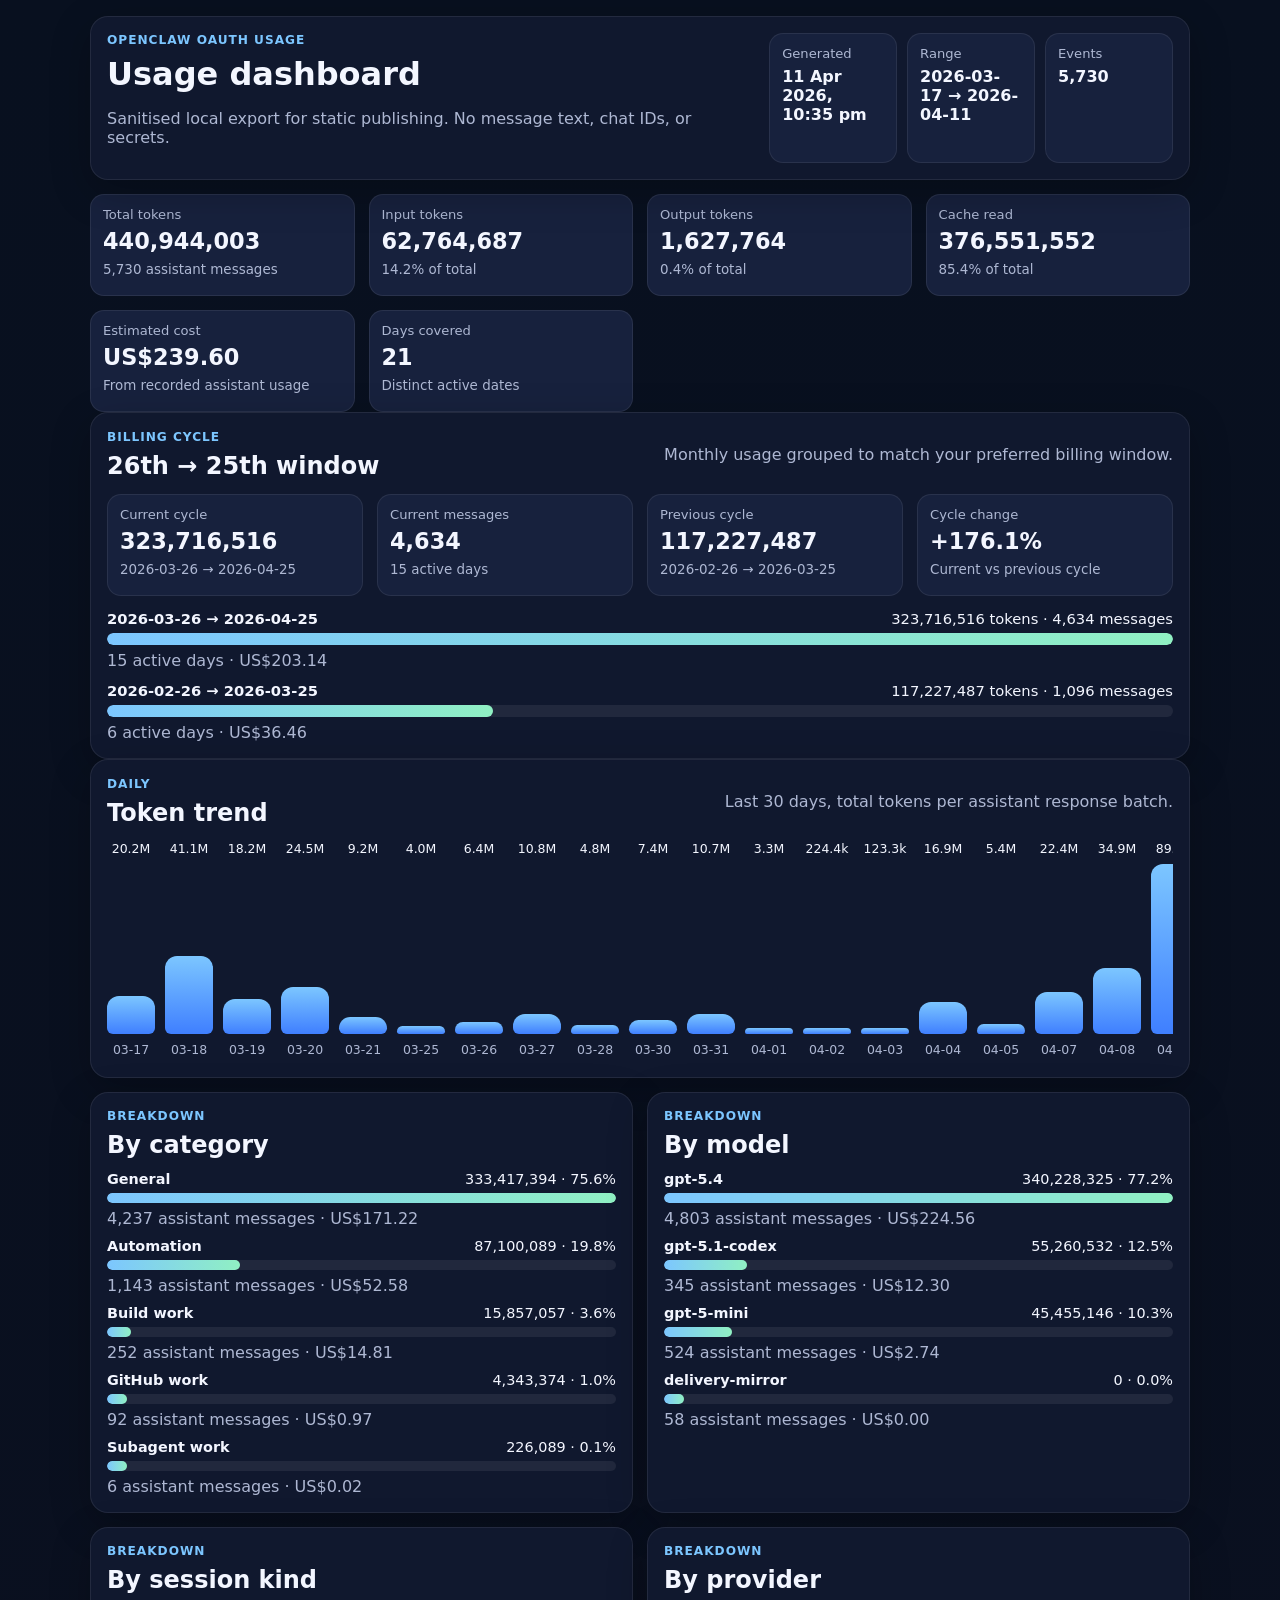
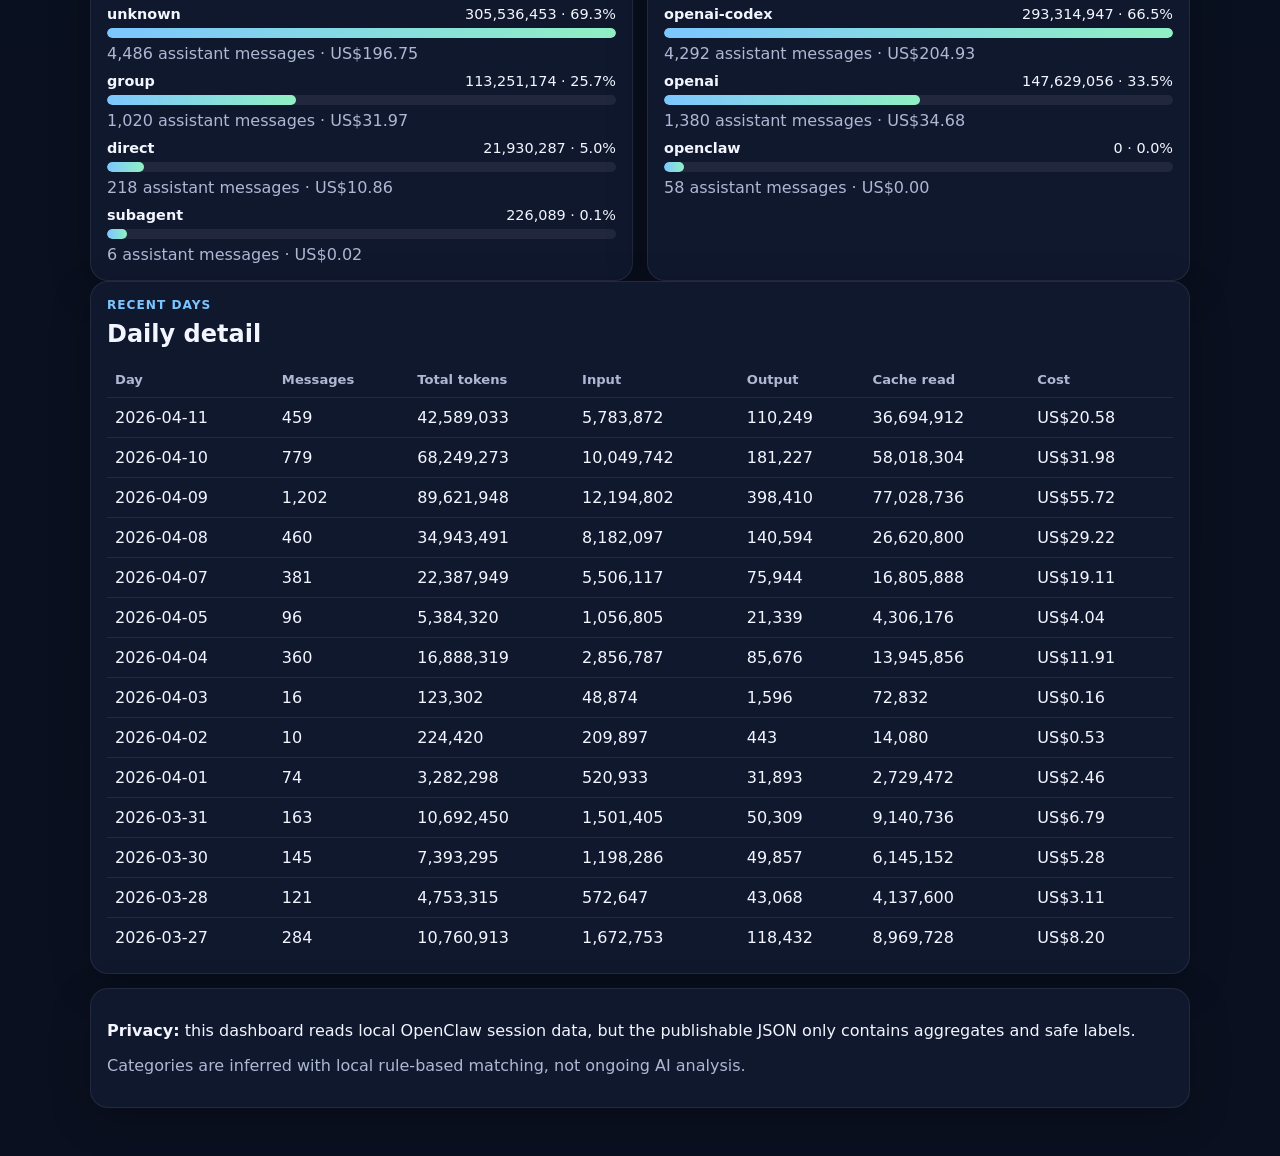
<file: index.html>
<!doctype html>
<html lang="en">
  <head>
    <meta charset="UTF-8" />
    <meta name="viewport" content="width=device-width, initial-scale=1.0" />
    <title>OpenClaw Usage Dashboard</title>
    <link rel="stylesheet" href="styles.css" />
  </head>
  <body>
    <main class="shell">
      <header class="hero card">
        <div>
          <p class="eyebrow">OpenClaw OAuth usage</p>
          <h1>Usage dashboard</h1>
          <p class="muted">
            Sanitised local export for static publishing. No message text, chat IDs, or secrets.
          </p>
        </div>
        <div class="hero-meta-wrap">
          <div class="hero-meta">
            <div><span>Generated</span><strong id="generated-at">—</strong></div>
            <div><span>Range</span><strong id="date-range">—</strong></div>
            <div><span>Events</span><strong id="event-count">—</strong></div>
          </div>
        </div>
      </header>

      <section class="stats-grid" id="overview-cards"></section>

      <section class="card">
        <div class="section-head">
          <div>
            <p class="eyebrow">Billing cycle</p>
            <h2>26th → 25th window</h2>
          </div>
          <p class="muted">Monthly usage grouped to match your preferred billing window.</p>
        </div>
        <div class="stats-grid billing-stats" id="billing-cycle-cards"></div>
        <div id="billing-chart" class="cycle-chart"></div>
      </section>

      <section class="card">
        <div class="section-head">
          <div>
            <p class="eyebrow">Daily</p>
            <h2>Token trend</h2>
          </div>
          <p class="muted">Last 30 days, total tokens per assistant response batch.</p>
        </div>
        <div id="daily-chart" class="daily-chart"></div>
      </section>

      <section class="breakdown-grid">
        <section class="card">
          <div class="section-head compact">
            <div>
              <p class="eyebrow">Breakdown</p>
              <h2>By category</h2>
            </div>
          </div>
          <div id="breakdown-category" class="breakdown-list"></div>
        </section>

        <section class="card">
          <div class="section-head compact">
            <div>
              <p class="eyebrow">Breakdown</p>
              <h2>By model</h2>
            </div>
          </div>
          <div id="breakdown-model" class="breakdown-list"></div>
        </section>

        <section class="card">
          <div class="section-head compact">
            <div>
              <p class="eyebrow">Breakdown</p>
              <h2>By session kind</h2>
            </div>
          </div>
          <div id="breakdown-sessionKind" class="breakdown-list"></div>
        </section>

        <section class="card">
          <div class="section-head compact">
            <div>
              <p class="eyebrow">Breakdown</p>
              <h2>By provider</h2>
            </div>
          </div>
          <div id="breakdown-provider" class="breakdown-list"></div>
        </section>
      </section>

      <section class="card">
        <div class="section-head">
          <div>
            <p class="eyebrow">Recent days</p>
            <h2>Daily detail</h2>
          </div>
        </div>
        <div class="table-wrap">
          <table>
            <thead>
              <tr>
                <th>Day</th>
                <th>Messages</th>
                <th>Total tokens</th>
                <th>Input</th>
                <th>Output</th>
                <th>Cache read</th>
                <th>Cost</th>
              </tr>
            </thead>
            <tbody id="daily-table"></tbody>
          </table>
        </div>
      </section>

      <section class="card privacy-note">
        <p>
          <strong>Privacy:</strong> this dashboard reads local OpenClaw session data, but the publishable JSON only contains aggregates and safe labels.
        </p>
        <p class="muted">
          Categories are inferred with local rule-based matching, not ongoing AI analysis.
        </p>
      </section>
    </main>

    <script src="app.js"></script>
  </body>
</html>
</file>
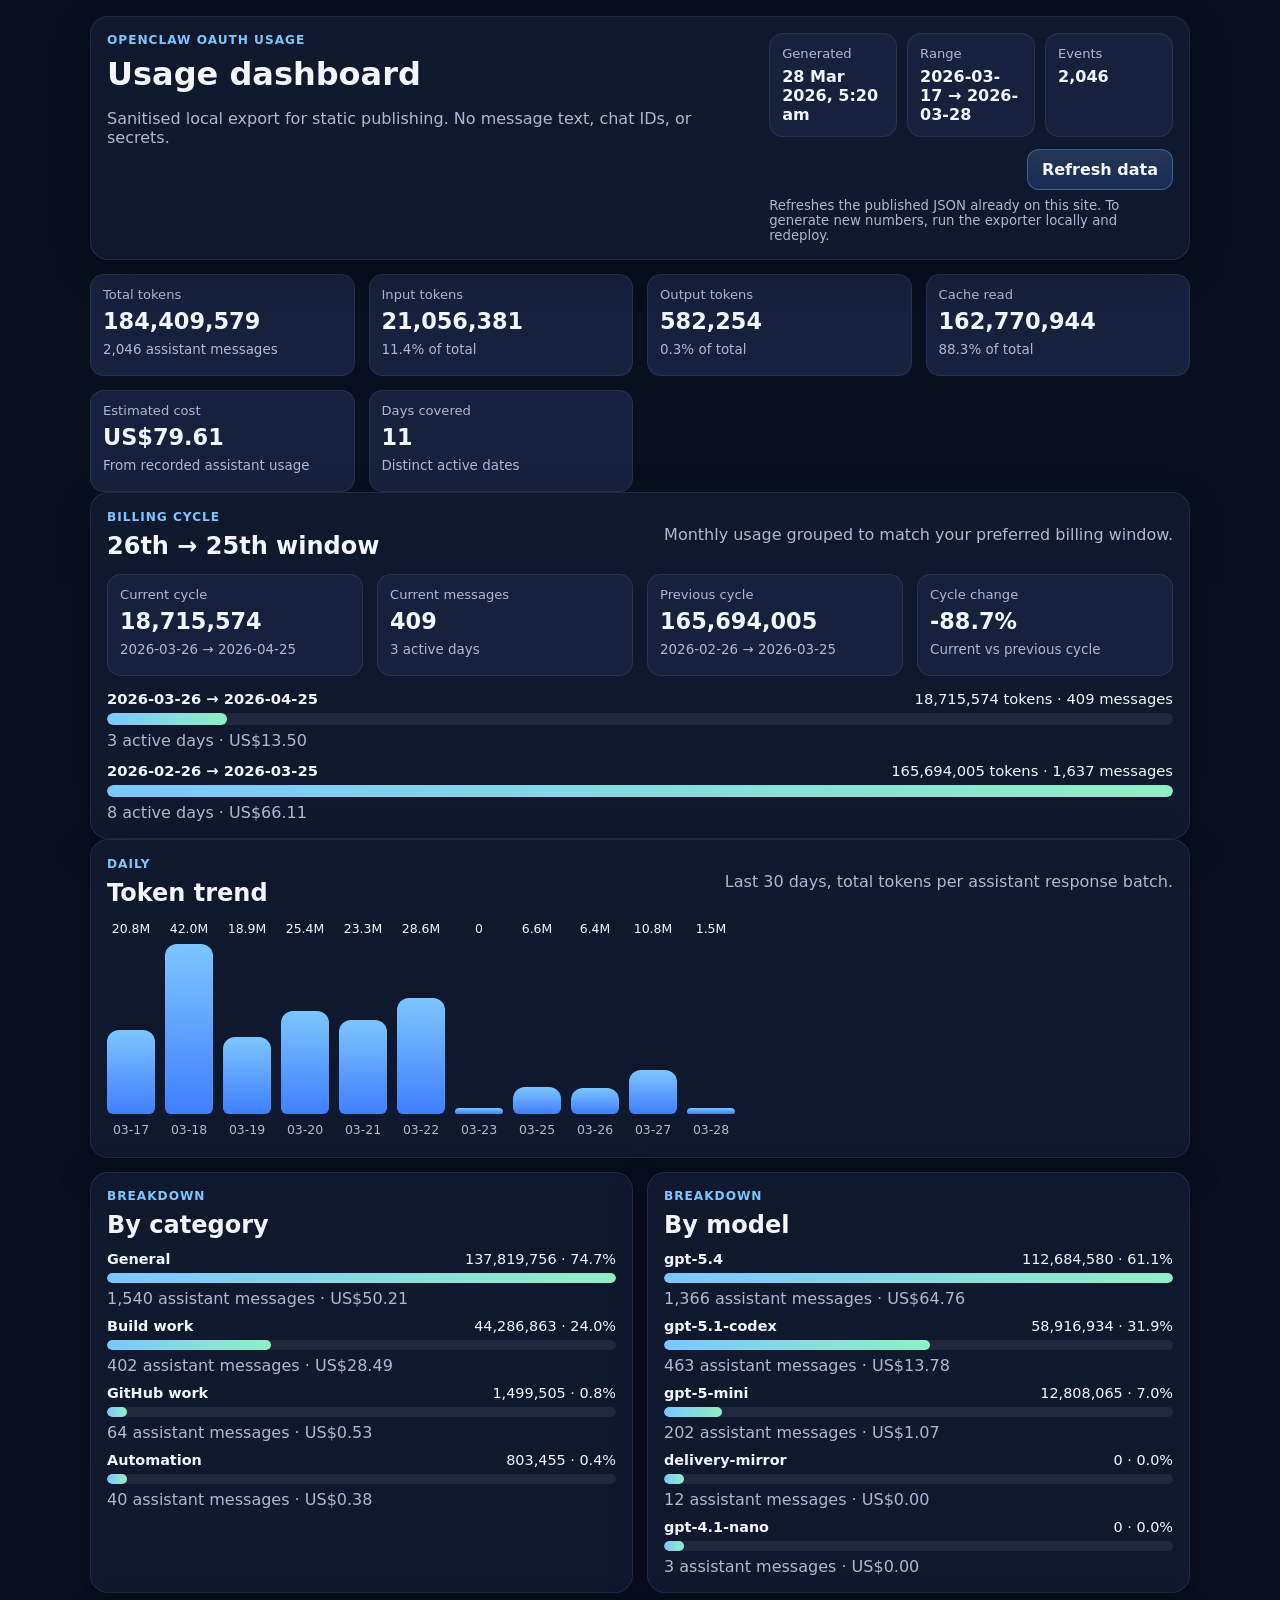
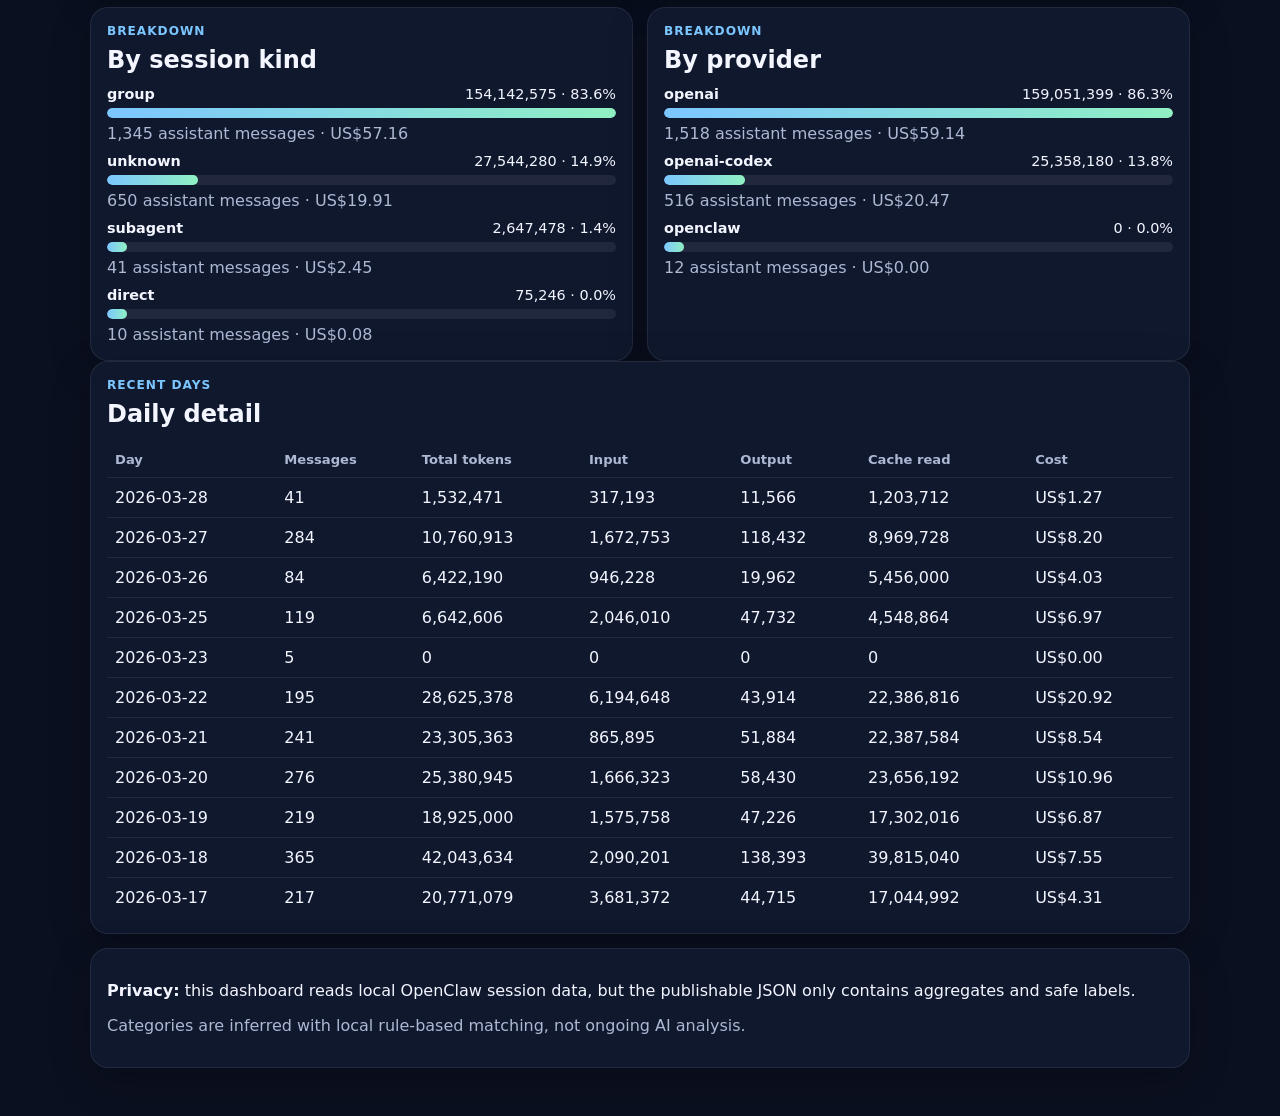
<file: site/index.html>
<!doctype html>
<html lang="en">
  <head>
    <meta charset="UTF-8" />
    <meta name="viewport" content="width=device-width, initial-scale=1.0" />
    <title>OpenClaw Usage Dashboard</title>
    <link rel="stylesheet" href="styles.css" />
  </head>
  <body>
    <main class="shell">
      <header class="hero card">
        <div>
          <p class="eyebrow">OpenClaw OAuth usage</p>
          <h1>Usage dashboard</h1>
          <p class="muted">
            Sanitised local export for static publishing. No message text, chat IDs, or secrets.
          </p>
        </div>
        <div class="hero-meta-wrap">
          <div class="hero-meta">
            <div><span>Generated</span><strong id="generated-at">—</strong></div>
            <div><span>Range</span><strong id="date-range">—</strong></div>
            <div><span>Events</span><strong id="event-count">—</strong></div>
          </div>
          <div class="update-controls">
            <button id="update-button" class="update-button" type="button">Refresh data</button>
            <p id="update-help" class="update-help muted">Refreshes the published JSON already on this site. To generate new numbers, run the exporter locally and redeploy.</p>
          </div>
        </div>
      </header>

      <section class="stats-grid" id="overview-cards"></section>

      <section class="card">
        <div class="section-head">
          <div>
            <p class="eyebrow">Billing cycle</p>
            <h2>26th → 25th window</h2>
          </div>
          <p class="muted">Monthly usage grouped to match your preferred billing window.</p>
        </div>
        <div class="stats-grid billing-stats" id="billing-cycle-cards"></div>
        <div id="billing-chart" class="cycle-chart"></div>
      </section>

      <section class="card">
        <div class="section-head">
          <div>
            <p class="eyebrow">Daily</p>
            <h2>Token trend</h2>
          </div>
          <p class="muted">Last 30 days, total tokens per assistant response batch.</p>
        </div>
        <div id="daily-chart" class="daily-chart"></div>
      </section>

      <section class="breakdown-grid">
        <section class="card">
          <div class="section-head compact">
            <div>
              <p class="eyebrow">Breakdown</p>
              <h2>By category</h2>
            </div>
          </div>
          <div id="breakdown-category" class="breakdown-list"></div>
        </section>

        <section class="card">
          <div class="section-head compact">
            <div>
              <p class="eyebrow">Breakdown</p>
              <h2>By model</h2>
            </div>
          </div>
          <div id="breakdown-model" class="breakdown-list"></div>
        </section>

        <section class="card">
          <div class="section-head compact">
            <div>
              <p class="eyebrow">Breakdown</p>
              <h2>By session kind</h2>
            </div>
          </div>
          <div id="breakdown-sessionKind" class="breakdown-list"></div>
        </section>

        <section class="card">
          <div class="section-head compact">
            <div>
              <p class="eyebrow">Breakdown</p>
              <h2>By provider</h2>
            </div>
          </div>
          <div id="breakdown-provider" class="breakdown-list"></div>
        </section>
      </section>

      <section class="card">
        <div class="section-head">
          <div>
            <p class="eyebrow">Recent days</p>
            <h2>Daily detail</h2>
          </div>
        </div>
        <div class="table-wrap">
          <table>
            <thead>
              <tr>
                <th>Day</th>
                <th>Messages</th>
                <th>Total tokens</th>
                <th>Input</th>
                <th>Output</th>
                <th>Cache read</th>
                <th>Cost</th>
              </tr>
            </thead>
            <tbody id="daily-table"></tbody>
          </table>
        </div>
      </section>

      <section class="card privacy-note">
        <p>
          <strong>Privacy:</strong> this dashboard reads local OpenClaw session data, but the publishable JSON only contains aggregates and safe labels.
        </p>
        <p class="muted">
          Categories are inferred with local rule-based matching, not ongoing AI analysis.
        </p>
      </section>
    </main>

    <script src="app.js"></script>
  </body>
</html>
</file>
<file: styles.css>
:root {
  color-scheme: dark;
  --bg: #0b1020;
  --panel: #121a30;
  --panel-soft: #17213d;
  --border: rgba(255, 255, 255, 0.08);
  --text: #f3f6ff;
  --muted: #aeb8d3;
  --accent: #7cc6ff;
  --accent-2: #90f0c3;
  --danger: #ff9f9f;
  --shadow: 0 12px 40px rgba(0, 0, 0, 0.24);
}

* {
  box-sizing: border-box;
}

body {
  margin: 0;
  font-family: Inter, ui-sans-serif, system-ui, -apple-system, BlinkMacSystemFont, "Segoe UI", sans-serif;
  background: linear-gradient(180deg, #08101f 0%, #0b1020 100%);
  color: var(--text);
}

.shell {
  width: min(1100px, calc(100% - 24px));
  margin: 16px auto 48px;
}

.card {
  background: rgba(18, 26, 48, 0.92);
  border: 1px solid var(--border);
  border-radius: 18px;
  padding: 16px;
  box-shadow: var(--shadow);
  backdrop-filter: blur(12px);
}

.hero {
  display: grid;
  gap: 16px;
}

.hero h1,
.section-head h2 {
  margin: 0;
}

.eyebrow {
  margin: 0 0 8px;
  color: var(--accent);
  text-transform: uppercase;
  letter-spacing: 0.08em;
  font-size: 0.76rem;
  font-weight: 700;
}

.muted {
  color: var(--muted);
}

.hero-meta-wrap {
  display: grid;
  gap: 12px;
}

.hero-meta {
  display: grid;
  grid-template-columns: repeat(3, minmax(0, 1fr));
  gap: 10px;
}

.hero-meta div,
.stat-card {
  background: var(--panel-soft);
  border: 1px solid var(--border);
  border-radius: 14px;
  padding: 12px;
}

.hero-meta span,
.stat-label {
  display: block;
  color: var(--muted);
  font-size: 0.82rem;
  margin-bottom: 6px;
}

.hero-meta strong,
.stat-value {
  font-size: 1rem;
}

.stats-grid,
.breakdown-grid {
  display: grid;
  gap: 14px;
  margin-top: 14px;
}

.stats-grid {
  grid-template-columns: repeat(2, minmax(0, 1fr));
}

.stat-card {
  min-height: 102px;
}

.stat-value {
  font-size: 1.4rem;
  font-weight: 700;
}

.stat-sub {
  margin-top: 8px;
  color: var(--muted);
  font-size: 0.84rem;
}

.section-head {
  display: flex;
  justify-content: space-between;
  gap: 12px;
  align-items: end;
  margin-bottom: 14px;
}

.section-head.compact {
  margin-bottom: 12px;
}

.daily-chart {
  display: flex;
  gap: 10px;
  overflow-x: auto;
  padding-bottom: 4px;
}

.bar-col {
  min-width: 48px;
  display: flex;
  flex-direction: column;
  justify-content: end;
  gap: 8px;
}

.bar-wrap {
  height: 170px;
  display: flex;
  align-items: end;
}

.bar {
  width: 100%;
  border-radius: 12px 12px 6px 6px;
  background: linear-gradient(180deg, var(--accent) 0%, #3f7fff 100%);
  min-height: 6px;
}

.bar-label,
.bar-value {
  font-size: 0.78rem;
  text-align: center;
}

.bar-label {
  color: var(--muted);
}

.breakdown-grid {
  grid-template-columns: repeat(2, minmax(0, 1fr));
}

.breakdown-list {
  display: grid;
  gap: 10px;
}

.breakdown-row {
  display: grid;
  gap: 6px;
}

.breakdown-meta {
  display: flex;
  justify-content: space-between;
  gap: 10px;
  font-size: 0.9rem;
}

.progress {
  width: 100%;
  height: 10px;
  border-radius: 999px;
  background: rgba(255, 255, 255, 0.07);
  overflow: hidden;
}

.progress > span {
  display: block;
  height: 100%;
  border-radius: inherit;
  background: linear-gradient(90deg, var(--accent), var(--accent-2));
}

.billing-stats {
  margin-top: 0;
  margin-bottom: 14px;
}

.cycle-chart {
  display: grid;
  gap: 12px;
}

.cycle-row {
  display: grid;
  gap: 6px;
}

.cycle-meta {
  display: flex;
  justify-content: space-between;
  gap: 10px;
  font-size: 0.92rem;
}

.cycle-progress {
  height: 12px;
}

.table-wrap {
  overflow-x: auto;
}

table {
  width: 100%;
  border-collapse: collapse;
  min-width: 720px;
}

th,
 td {
  text-align: left;
  padding: 10px 8px;
  border-bottom: 1px solid var(--border);
  white-space: nowrap;
}

th {
  color: var(--muted);
  font-size: 0.82rem;
  font-weight: 600;
}

tbody tr:last-child td {
  border-bottom: none;
}

.privacy-note {
  margin-top: 14px;
}

@media (min-width: 900px) {
  .hero {
    grid-template-columns: 1.6fr 1fr;
    align-items: stretch;
  }

  .stats-grid {
    grid-template-columns: repeat(4, minmax(0, 1fr));
  }
}

@media (max-width: 720px) {
  .shell {
    width: min(100%, calc(100% - 16px));
    margin-top: 8px;
  }

  .card {
    border-radius: 16px;
    padding: 14px;
  }

  .hero-meta,
  .stats-grid,
  .breakdown-grid {
    grid-template-columns: 1fr;
  }

  .section-head {
    flex-direction: column;
    align-items: start;
  }

  .bar-col {
    min-width: 42px;
  }
}
</file>
<file: site/styles.css>
:root {
  color-scheme: dark;
  --bg: #0b1020;
  --panel: #121a30;
  --panel-soft: #17213d;
  --border: rgba(255, 255, 255, 0.08);
  --text: #f3f6ff;
  --muted: #aeb8d3;
  --accent: #7cc6ff;
  --accent-2: #90f0c3;
  --danger: #ff9f9f;
  --shadow: 0 12px 40px rgba(0, 0, 0, 0.24);
}

* {
  box-sizing: border-box;
}

body {
  margin: 0;
  font-family: Inter, ui-sans-serif, system-ui, -apple-system, BlinkMacSystemFont, "Segoe UI", sans-serif;
  background: linear-gradient(180deg, #08101f 0%, #0b1020 100%);
  color: var(--text);
}

.shell {
  width: min(1100px, calc(100% - 24px));
  margin: 16px auto 48px;
}

.card {
  background: rgba(18, 26, 48, 0.92);
  border: 1px solid var(--border);
  border-radius: 18px;
  padding: 16px;
  box-shadow: var(--shadow);
  backdrop-filter: blur(12px);
}

.hero {
  display: grid;
  gap: 16px;
}

.hero h1,
.section-head h2 {
  margin: 0;
}

.eyebrow {
  margin: 0 0 8px;
  color: var(--accent);
  text-transform: uppercase;
  letter-spacing: 0.08em;
  font-size: 0.76rem;
  font-weight: 700;
}

.muted {
  color: var(--muted);
}

.hero-meta-wrap {
  display: grid;
  gap: 12px;
}

.hero-meta {
  display: grid;
  grid-template-columns: repeat(3, minmax(0, 1fr));
  gap: 10px;
}

.update-controls {
  display: grid;
  gap: 8px;
}

.update-button {
  appearance: none;
  border: 1px solid rgba(124, 198, 255, 0.35);
  background: linear-gradient(180deg, rgba(124, 198, 255, 0.18) 0%, rgba(63, 127, 255, 0.2) 100%);
  color: var(--text);
  border-radius: 12px;
  padding: 10px 14px;
  font: inherit;
  font-weight: 700;
  cursor: pointer;
  transition: transform 120ms ease, opacity 120ms ease, border-color 120ms ease;
}

.update-help {
  margin: 0;
  font-size: 0.83rem;
  max-width: 34rem;
}

@media (min-width: 900px) {
  .update-controls {
    justify-items: end;
  }
}

@media (max-width: 720px) {
  .update-controls {
    justify-items: stretch;
  }
}

.update-button:hover {
  transform: translateY(-1px);
  border-color: rgba(124, 198, 255, 0.6);
}

.update-button:disabled {
  cursor: wait;
  opacity: 0.8;
}

.hero-meta div,
.stat-card {
  background: var(--panel-soft);
  border: 1px solid var(--border);
  border-radius: 14px;
  padding: 12px;
}

.hero-meta span,
.stat-label {
  display: block;
  color: var(--muted);
  font-size: 0.82rem;
  margin-bottom: 6px;
}

.hero-meta strong,
.stat-value {
  font-size: 1rem;
}

.stats-grid,
.breakdown-grid {
  display: grid;
  gap: 14px;
  margin-top: 14px;
}

.stats-grid {
  grid-template-columns: repeat(2, minmax(0, 1fr));
}

.stat-card {
  min-height: 102px;
}

.stat-value {
  font-size: 1.4rem;
  font-weight: 700;
}

.stat-sub {
  margin-top: 8px;
  color: var(--muted);
  font-size: 0.84rem;
}

.section-head {
  display: flex;
  justify-content: space-between;
  gap: 12px;
  align-items: end;
  margin-bottom: 14px;
}

.section-head.compact {
  margin-bottom: 12px;
}

.daily-chart {
  display: flex;
  gap: 10px;
  overflow-x: auto;
  padding-bottom: 4px;
}

.bar-col {
  min-width: 48px;
  display: flex;
  flex-direction: column;
  justify-content: end;
  gap: 8px;
}

.bar-wrap {
  height: 170px;
  display: flex;
  align-items: end;
}

.bar {
  width: 100%;
  border-radius: 12px 12px 6px 6px;
  background: linear-gradient(180deg, var(--accent) 0%, #3f7fff 100%);
  min-height: 6px;
}

.bar-label,
.bar-value {
  font-size: 0.78rem;
  text-align: center;
}

.bar-label {
  color: var(--muted);
}

.breakdown-grid {
  grid-template-columns: repeat(2, minmax(0, 1fr));
}

.breakdown-list {
  display: grid;
  gap: 10px;
}

.breakdown-row {
  display: grid;
  gap: 6px;
}

.breakdown-meta {
  display: flex;
  justify-content: space-between;
  gap: 10px;
  font-size: 0.9rem;
}

.progress {
  width: 100%;
  height: 10px;
  border-radius: 999px;
  background: rgba(255, 255, 255, 0.07);
  overflow: hidden;
}

.progress > span {
  display: block;
  height: 100%;
  border-radius: inherit;
  background: linear-gradient(90deg, var(--accent), var(--accent-2));
}

.billing-stats {
  margin-top: 0;
  margin-bottom: 14px;
}

.cycle-chart {
  display: grid;
  gap: 12px;
}

.cycle-row {
  display: grid;
  gap: 6px;
}

.cycle-meta {
  display: flex;
  justify-content: space-between;
  gap: 10px;
  font-size: 0.92rem;
}

.cycle-progress {
  height: 12px;
}

.table-wrap {
  overflow-x: auto;
}

table {
  width: 100%;
  border-collapse: collapse;
  min-width: 720px;
}

th,
 td {
  text-align: left;
  padding: 10px 8px;
  border-bottom: 1px solid var(--border);
  white-space: nowrap;
}

th {
  color: var(--muted);
  font-size: 0.82rem;
  font-weight: 600;
}

tbody tr:last-child td {
  border-bottom: none;
}

.privacy-note {
  margin-top: 14px;
}

@media (min-width: 900px) {
  .hero {
    grid-template-columns: 1.6fr 1fr;
    align-items: stretch;
  }

  .stats-grid {
    grid-template-columns: repeat(4, minmax(0, 1fr));
  }
}

@media (max-width: 720px) {
  .shell {
    width: min(100%, calc(100% - 16px));
    margin-top: 8px;
  }

  .card {
    border-radius: 16px;
    padding: 14px;
  }

  .hero-meta,
  .stats-grid,
  .breakdown-grid {
    grid-template-columns: 1fr;
  }

  .section-head {
    flex-direction: column;
    align-items: start;
  }

  .bar-col {
    min-width: 42px;
  }
}
</file>
